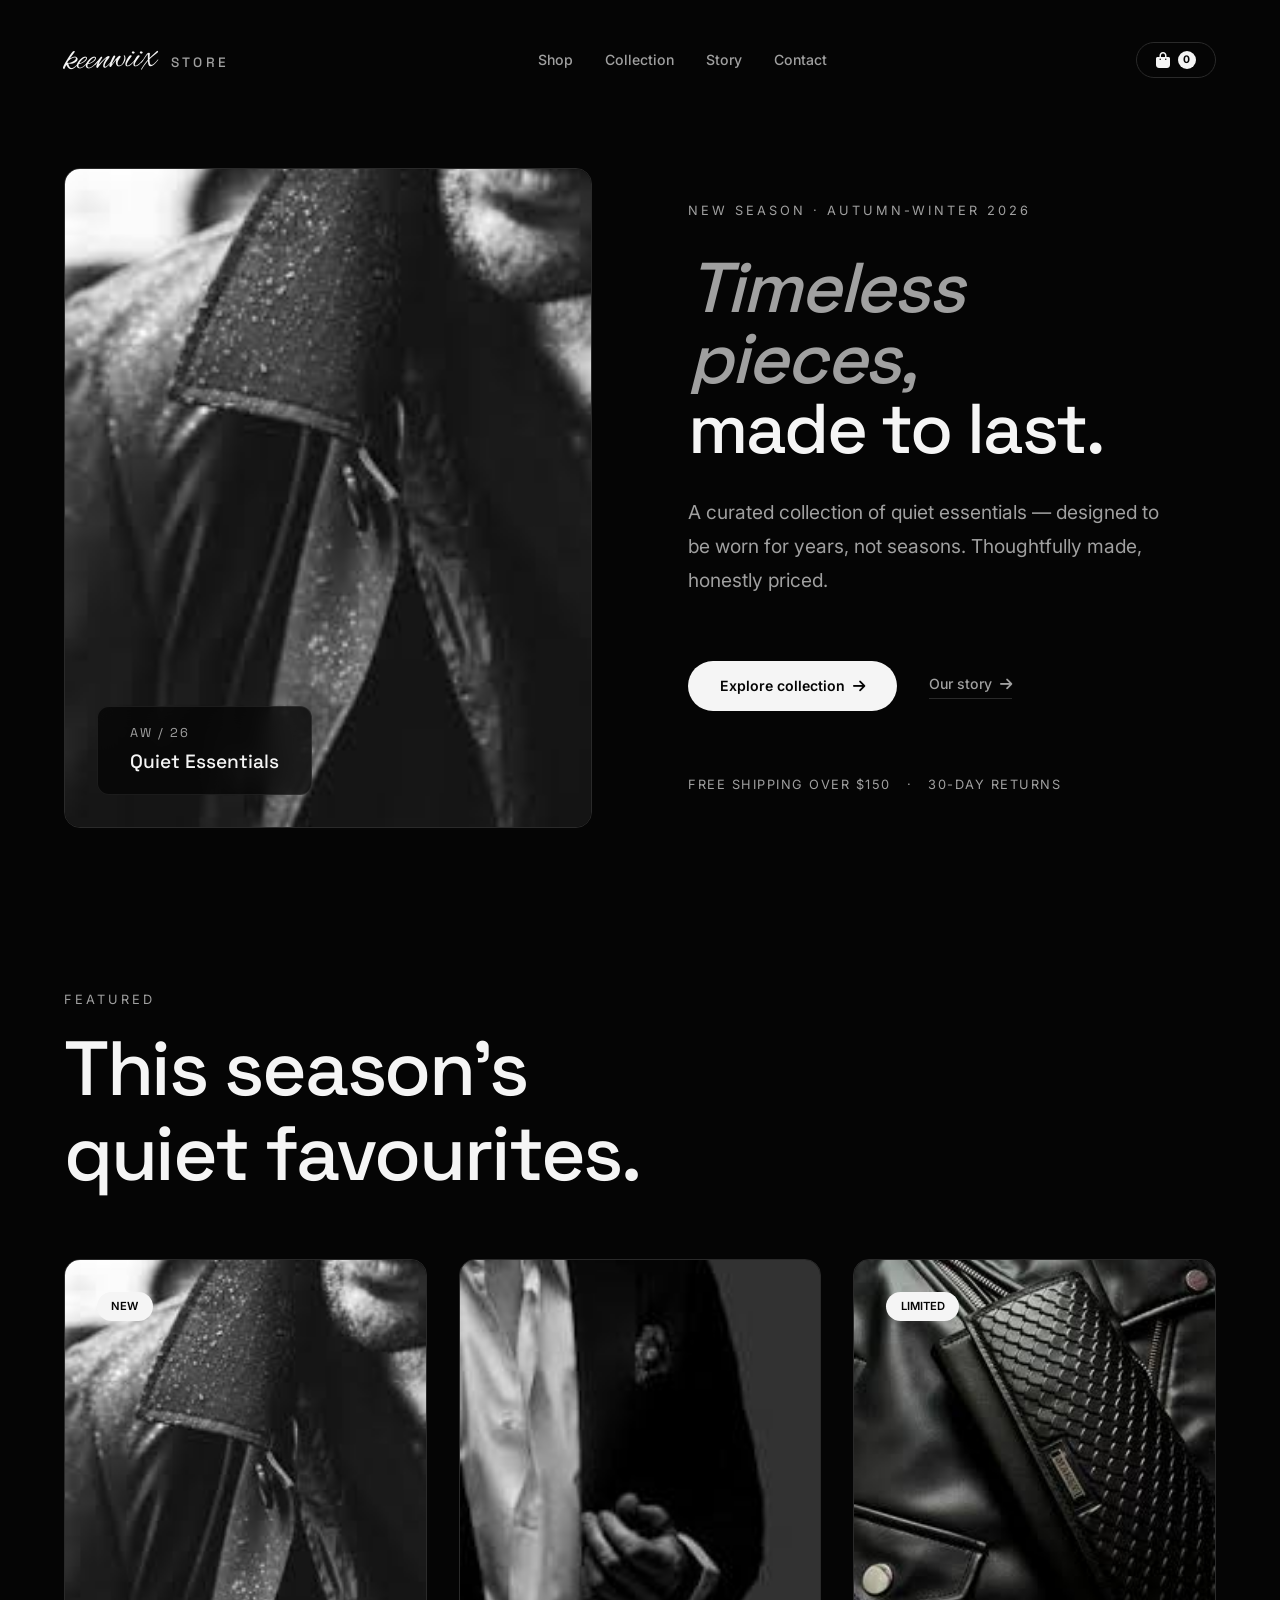
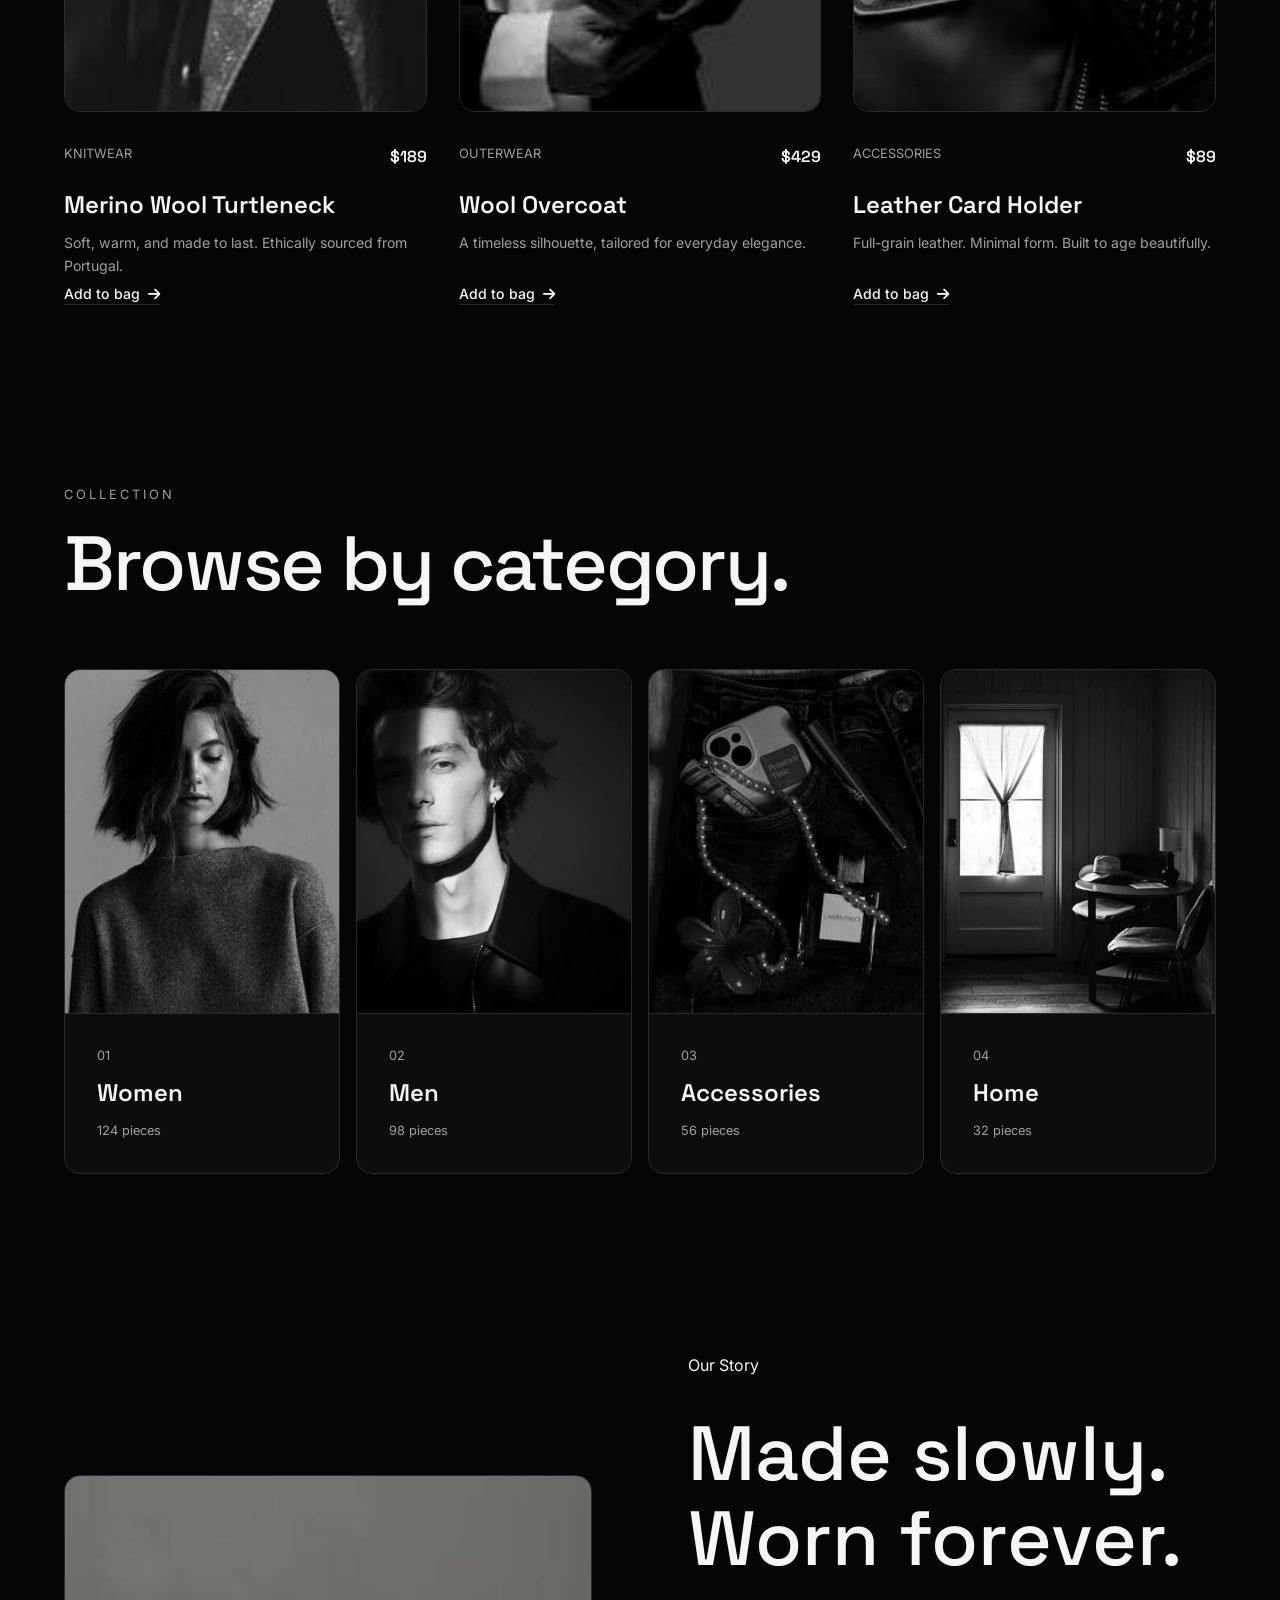
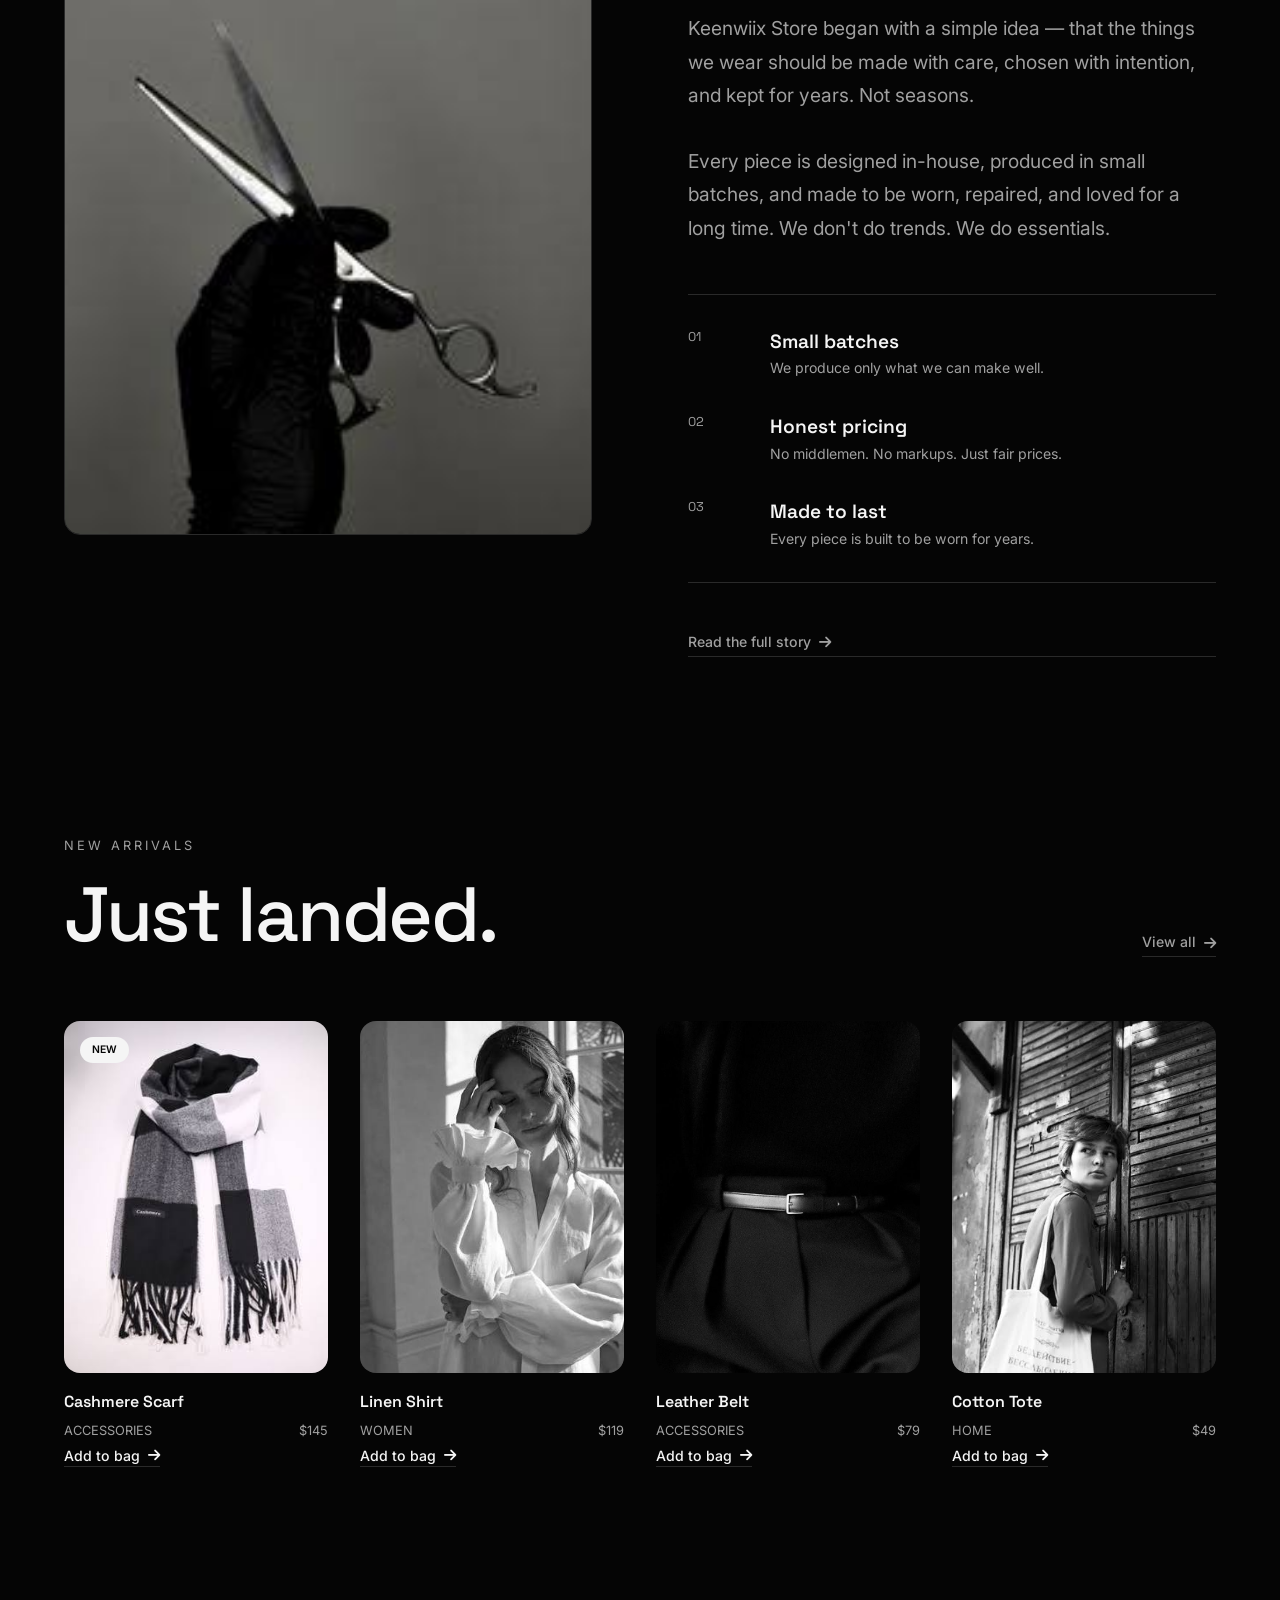
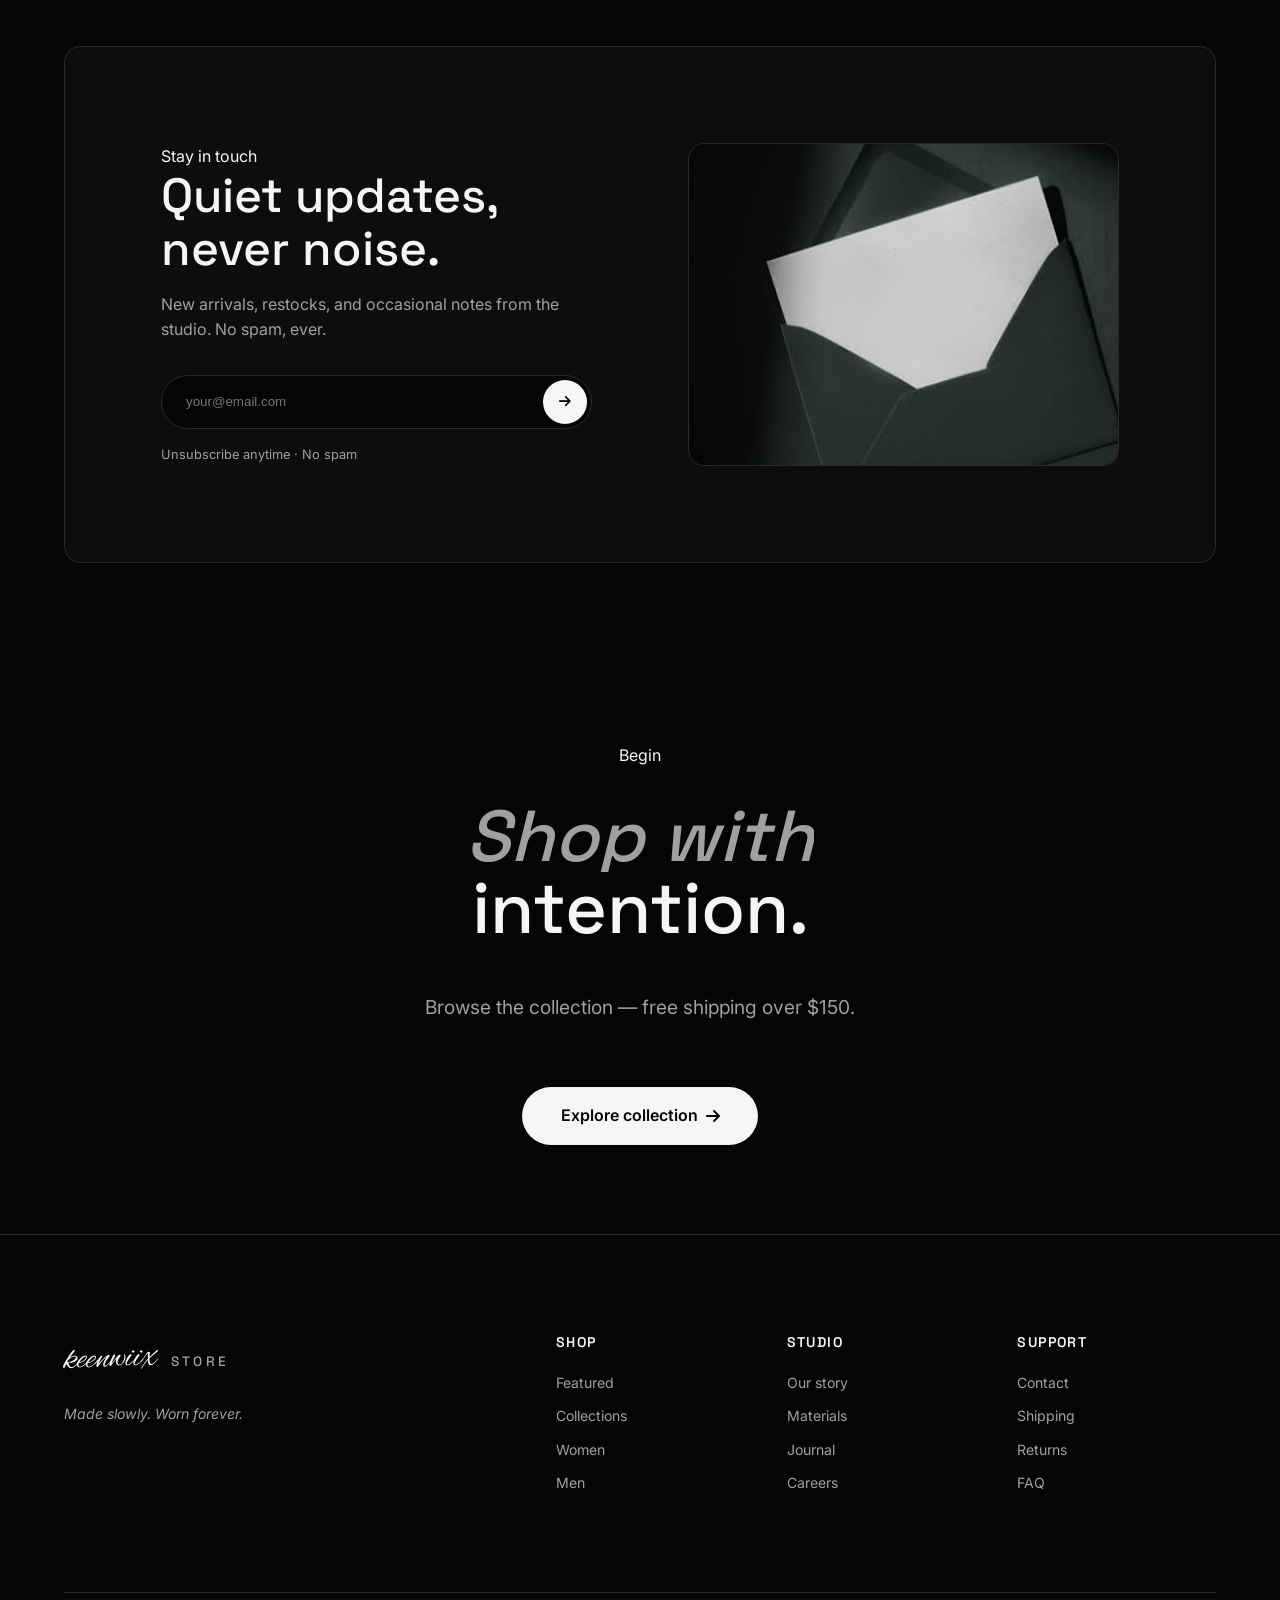
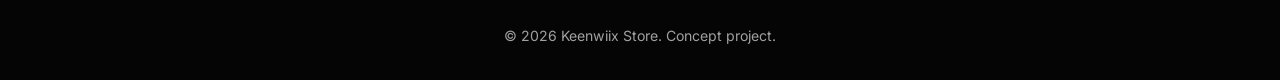
<file: index.html>
<!DOCTYPE html>
<html lang="en">
<head>
    <meta charset="UTF-8" />
    <meta name="viewport" content="width=device-width, initial-scale=1.0" />
    <title>Keenwiix Store — New Season</title>
    <meta name="description" content="Keenwiix Store — timeless pieces made to last. New season AW / 26." />
    <link rel="preconnect" href="https://fonts.googleapis.com" />
    <link rel="preconnect" href="https://fonts.gstatic.com" crossorigin />
    <link href="https://fonts.googleapis.com/css2?family=Alex+Brush&display=swap" rel="stylesheet" />
    <link href="https://fonts.googleapis.com/css2?family=Inter:opsz,wght@14..32,300;14..32,400;14..32,500;14..32,600;14..32,700&family=Space+Grotesk:wght@400;500;600;700&display=swap" rel="stylesheet" />
    <link rel="stylesheet" href="https://cdnjs.cloudflare.com/ajax/libs/font-awesome/6.5.0/css/all.min.css" />
    <link rel="stylesheet" href="store.css" />
</head>
<body>
    <header class="site-header">
        <nav class="nav-container" aria-label="Main navigation">
            <a href="index.html" class="logo" aria-label="Homepage">
                <span class="keenwiix-logo">keenwiix</span>
                <span class="logo-suffix">Store</span>
            </a>
            <ul class="nav-links">
                <li><a href="#featured">Shop</a></li>
                <li><a href="#collection">Collection</a></li>
                <li><a href="#story">Story</a></li>
                <li><a href="contact.html">Contact</a></li>
            </ul>
            <div class="nav-actions">
                <a href="cart.html" class="nav-cart" aria-label="Shopping bag">
                    <i class="fas fa-shopping-bag"></i>
                    <span class="cart-count">0</span>
                </a>
                <button class="hamburger" aria-label="Toggle menu" aria-expanded="false">
                    <span></span><span></span><span></span>
                </button>
            </div>
        </nav>
    </header>

    <nav class="mobile-menu" aria-label="Mobile navigation">
        <a href="#featured">Shop</a>
        <a href="#collection">Collection</a>
        <a href="#story">Story</a>
        <a href="contact.html">Contact</a>
        <a href="cart.html">Bag</a>
    </nav>

    <section class="hero" aria-label="Hero section">
        <div class="hero-content">
            <div class="hero-image">
                <img src="images/KNITWEAR.jpeg" alt="Quiet Essentials" class="hero-img">
                <div class="figure-label">
                    <span class="figure-season">AW / 26</span>
                    <span class="figure-name">Quiet Essentials</span>
                </div>
            </div>
            <div class="hero-text">
                <span class="hero-label">New Season · Autumn-Winter 2026</span>
                <h1 class="hero-headline">
                    <span class="line"><span>Timeless</span></span>
                    <span class="line"><span>pieces,</span></span>
                    <span class="line"><span>made to last.</span></span>
                </h1>
                <p class="hero-description">
                    A curated collection of quiet essentials — designed to be worn for years, not seasons. Thoughtfully made, honestly priced.
                </p>
                <div class="hero-cta">
                    <a href="#featured" class="btn-primary">Explore collection <i class="fas fa-arrow-right"></i></a>
                    <a href="#story" class="btn-secondary">Our story <i class="fas fa-arrow-right"></i></a>
                </div>
                <div class="hero-meta">
                    <span>Free shipping over $150</span>
                    <span class="dot-sep">·</span>
                    <span>30-day returns</span>
                </div>
            </div>
        </div>
    </section>

    <section id="featured" class="section featured-section" aria-label="Featured pieces">
        <div class="section-header">
            <span class="label">Featured</span>
            <h2>This season's<br />quiet favourites.</h2>
        </div>
        <div class="featured-grid">
            <article class="product-card">
                <div class="product-image">
                    <img src="images/KNITWEAR.jpeg" alt="Merino Wool Turtleneck" class="product-img" loading="lazy">
                    <span class="product-tag">New</span>
                </div>
                <div class="product-info">
                    <div class="product-meta">
                        <span class="product-category">Knitwear</span>
                        <span class="product-price">$189</span>
                    </div>
                    <h3>Merino Wool Turtleneck</h3>
                    <p>Soft, warm, and made to last. Ethically sourced from Portugal.</p>
                    <button class="product-btn" data-product="turtleneck">Add to bag <i class="fas fa-arrow-right"></i></button>
                </div>
            </article>
            <article class="product-card">
                <div class="product-image">
                    <img src="images/OUTERWEAR.jpeg" alt="Wool Overcoat" class="product-img" loading="lazy">
                </div>
                <div class="product-info">
                    <div class="product-meta">
                        <span class="product-category">Outerwear</span>
                        <span class="product-price">$429</span>
                    </div>
                    <h3>Wool Overcoat</h3>
                    <p>A timeless silhouette, tailored for everyday elegance.</p>
                    <button class="product-btn" data-product="coat">Add to bag <i class="fas fa-arrow-right"></i></button>
                </div>
            </article>
            <article class="product-card">
                <div class="product-image">
                    <img src="images/ACCESSORIES.jpeg" alt="Leather Card Holder" class="product-img" loading="lazy">
                    <span class="product-tag">Limited</span>
                </div>
                <div class="product-info">
                    <div class="product-meta">
                        <span class="product-category">Accessories</span>
                        <span class="product-price">$89</span>
                    </div>
                    <h3>Leather Card Holder</h3>
                    <p>Full-grain leather. Minimal form. Built to age beautifully.</p>
                    <button class="product-btn" data-product="wallet">Add to bag <i class="fas fa-arrow-right"></i></button>
                </div>
            </article>
        </div>
    </section>

    <section id="collection" class="section categories-section" aria-label="Categories">
        <div class="section-header">
            <span class="label">Collection</span>
            <h2>Browse by category.</h2>
        </div>
        <div class="categories-strip">
            <a href="#" class="category-card">
                <img src="images/WOMEN.jpeg" alt="Women" class="category-img" loading="lazy">
                <div class="category-info">
                    <span class="category-num">01</span>
                    <h3>Women</h3>
                    <span class="category-count">124 pieces</span>
                </div>
            </a>
            <a href="#" class="category-card">
                <img src="images/MEN.jpeg" alt="Men" class="category-img" loading="lazy">
                <div class="category-info">
                    <span class="category-num">02</span>
                    <h3>Men</h3>
                    <span class="category-count">98 pieces</span>
                </div>
            </a>
            <a href="#" class="category-card">
                <img src="images/Accessoriess.jpeg" alt="Accessories" class="category-img" loading="lazy">
                <div class="category-info">
                    <span class="category-num">03</span>
                    <h3>Accessories</h3>
                    <span class="category-count">56 pieces</span>
                </div>
            </a>
            <a href="#" class="category-card">
                <img src="images/HOME.jpeg" alt="Home" class="category-img" loading="lazy">
                <div class="category-info">
                    <span class="category-num">04</span>
                    <h3>Home</h3>
                    <span class="category-count">32 pieces</span>
                </div>
            </a>
        </div>
    </section>

    <section id="story" class="section story-section" aria-label="Our story">
        <div class="story-grid">
            <div class="story-visual">
                <img src="images/STORY.jpeg" alt="Our Story" class="story-img" loading="lazy">
            </div>
            <div class="story-text">
                <span class="label">Our Story</span>
                <h2>Made slowly.<br />Worn forever.</h2>
                <p>Keenwiix Store began with a simple idea — that the things we wear should be made with care, chosen with intention, and kept for years. Not seasons.</p>
                <p>Every piece is designed in-house, produced in small batches, and made to be worn, repaired, and loved for a long time. We don't do trends. We do essentials.</p>
                <div class="story-details">
                    <div class="story-detail">
                        <span class="story-num">01</span>
                        <div class="story-content"><h4>Small batches</h4><p>We produce only what we can make well.</p></div>
                    </div>
                    <div class="story-detail">
                        <span class="story-num">02</span>
                        <div class="story-content"><h4>Honest pricing</h4><p>No middlemen. No markups. Just fair prices.</p></div>
                    </div>
                    <div class="story-detail">
                        <span class="story-num">03</span>
                        <div class="story-content"><h4>Made to last</h4><p>Every piece is built to be worn for years.</p></div>
                    </div>
                </div>
                <a href="#" class="btn-secondary story-link">Read the full story <i class="fas fa-arrow-right"></i></a>
            </div>
        </div>
    </section>

    <section class="section arrivals-section" aria-label="New arrivals">
        <div class="section-header arrivals-header">
            <div>
                <span class="label">New Arrivals</span>
                <h2>Just landed.</h2>
            </div>
            <a href="#" class="see-all-link">View all <i class="fas fa-arrow-right"></i></a>
        </div>
        <div class="arrivals-grid">
            <article class="arrival-item">
                <div class="arrival-image">
                    <img src="images/SCARF.jpeg" alt="Cashmere Scarf" class="arrival-img" loading="lazy">
                    <span class="arrival-tag">New</span>
                </div>
                <div class="arrival-info">
                    <h4>Cashmere Scarf</h4>
                    <div class="arrival-meta"><span>Accessories</span><span>$145</span></div>
                    <button class="product-btn" data-product="scarf">Add to bag <i class="fas fa-arrow-right"></i></button>
                </div>
            </article>
            <article class="arrival-item">
                <div class="arrival-image">
                    <img src="images/SHIRT.jpeg" alt="Linen Shirt" class="arrival-img" loading="lazy">
                </div>
                <div class="arrival-info">
                    <h4>Linen Shirt</h4>
                    <div class="arrival-meta"><span>Women</span><span>$119</span></div>
                    <button class="product-btn" data-product="shirt">Add to bag <i class="fas fa-arrow-right"></i></button>
                </div>
            </article>
            <article class="arrival-item">
                <div class="arrival-image">
                    <img src="images/BELT.jpeg" alt="Leather Belt" class="arrival-img" loading="lazy">
                </div>
                <div class="arrival-info">
                    <h4>Leather Belt</h4>
                    <div class="arrival-meta"><span>Accessories</span><span>$79</span></div>
                    <button class="product-btn" data-product="belt">Add to bag <i class="fas fa-arrow-right"></i></button>
                </div>
            </article>
            <article class="arrival-item">
                <div class="arrival-image">
                    <img src="images/TOTE.jpeg" alt="Cotton Tote" class="arrival-img" loading="lazy">
                </div>
                <div class="arrival-info">
                    <h4>Cotton Tote</h4>
                    <div class="arrival-meta"><span>Home</span><span>$49</span></div>
                    <button class="product-btn" data-product="tote">Add to bag <i class="fas fa-arrow-right"></i></button>
                </div>
            </article>
        </div>
    </section>

    <section class="section newsletter-section" aria-label="Newsletter">
        <div class="newsletter-wrap">
            <div class="newsletter-content">
                <span class="label">Stay in touch</span>
                <h2>Quiet updates,<br />never noise.</h2>
                <p>New arrivals, restocks, and occasional notes from the studio. No spam, ever.</p>
                <form class="newsletter-form">
                    <input type="email" placeholder="your@email.com" aria-label="Email address" required />
                    <button type="submit" aria-label="Subscribe"><i class="fas fa-arrow-right"></i></button>
                </form>
                <span class="newsletter-note">Unsubscribe anytime · No spam</span>
            </div>
            <div class="newsletter-visual">
                <img src="images/LETTER.jpeg" alt="Newsletter" class="newsletter-img" loading="lazy">
            </div>
        </div>
    </section>

    <section class="section cta-section" aria-label="Call to action">
        <div class="cta-content">
            <span class="label">Begin</span>
            <h2>
                <span class="line"><span>Shop with</span></span>
                <span class="line"><span>intention.</span></span>
            </h2>
            <p>Browse the collection — free shipping over $150.</p>
            <a href="#featured" class="btn-primary">Explore collection <i class="fas fa-arrow-right"></i></a>
        </div>
    </section>

    <footer class="site-footer" role="contentinfo">
        <div class="footer-content">
            <div class="footer-brand">
                <div class="logo">
                    <span class="keenwiix-logo">keenwiix</span>
                    <span class="logo-suffix">Store</span>
                </div>
                <p>Made slowly. Worn forever.</p>
            </div>
            <div class="footer-columns">
                <div class="footer-col">
                    <h4>Shop</h4>
                    <ul>
                        <li><a href="#featured">Featured</a></li>
                        <li><a href="#collection">Collections</a></li>
                        <li><a href="#collection">Women</a></li>
                        <li><a href="#collection">Men</a></li>
                    </ul>
                </div>
                <div class="footer-col">
                    <h4>Studio</h4>
                    <ul>
                        <li><a href="#story">Our story</a></li>
                        <li><a href="#">Materials</a></li>
                        <li><a href="#">Journal</a></li>
                        <li><a href="#">Careers</a></li>
                    </ul>
                </div>
                <div class="footer-col">
                    <h4>Support</h4>
                    <ul>
                        <li><a href="contact.html">Contact</a></li>
                        <li><a href="#">Shipping</a></li>
                        <li><a href="#">Returns</a></li>
                        <li><a href="#">FAQ</a></li>
                    </ul>
                </div>
            </div>
        </div>
        <div class="footer-bottom">
            <p>&copy; 2026 Keenwiix Store. Concept project.</p>
        </div>
    </footer>
    <button class="scroll-progress" aria-label="Scroll to top">0%</button>
    <script src="store.js"></script>
</body>
</html>
</file>
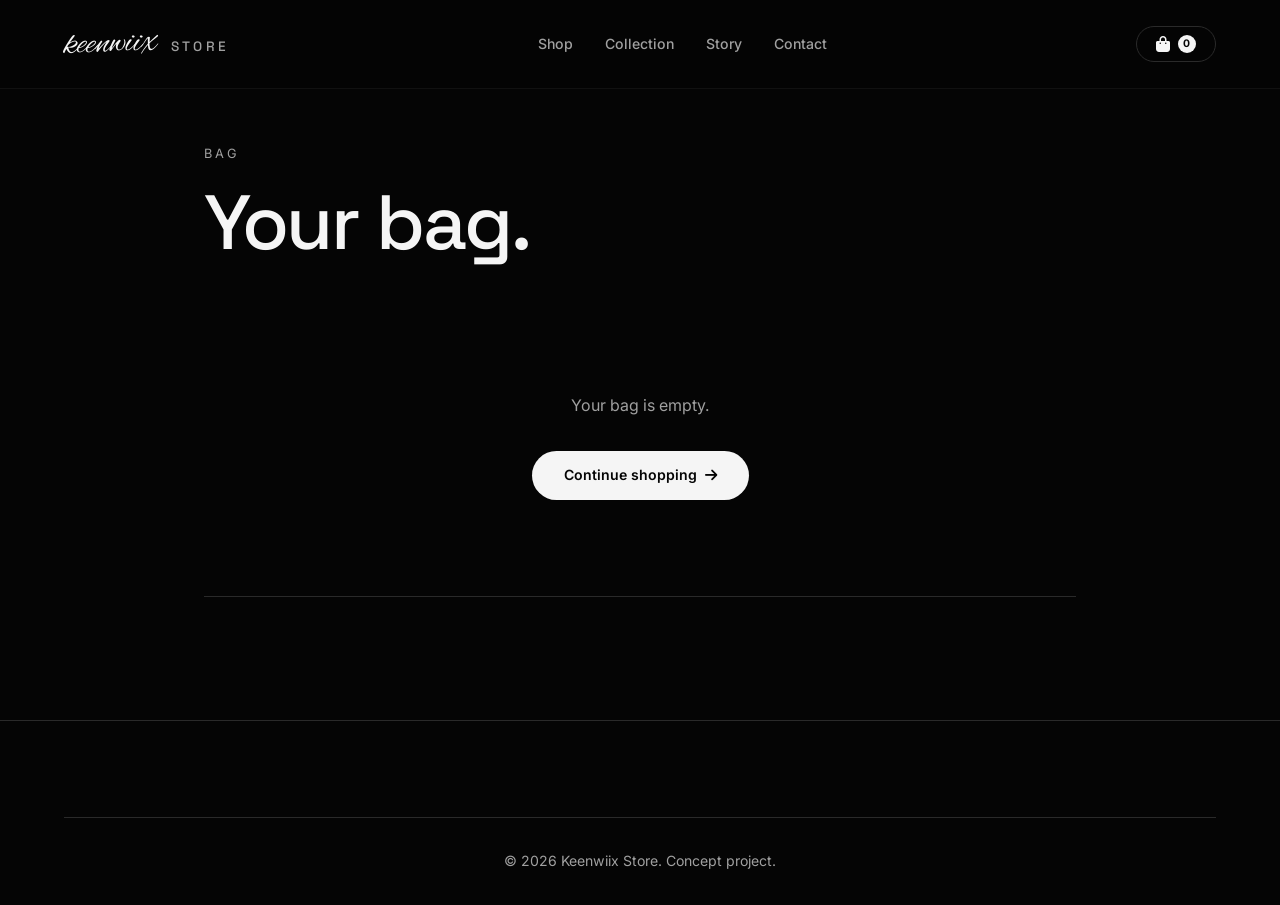
<file: cart.html>
<!DOCTYPE html>
<html lang="en">
<head>
    <meta charset="UTF-8" />
    <meta name="viewport" content="width=device-width, initial-scale=1.0" />
    <title>Bag — Keenwiix Store</title>
    <meta name="description" content="Your shopping bag at Keenwiix Store." />

    <link rel="preconnect" href="https://fonts.googleapis.com" />
    <link rel="preconnect" href="https://fonts.gstatic.com" crossorigin />
    <link href="https://fonts.googleapis.com/css2?family=Alex+Brush&display=swap" rel="stylesheet" />
    <link href="https://fonts.googleapis.com/css2?family=Inter:opsz,wght@14..32,300;14..32,400;14..32,500;14..32,600;14..32,700&family=Space+Grotesk:wght@400;500;600;700&display=swap" rel="stylesheet" />
    <link rel="stylesheet" href="https://cdnjs.cloudflare.com/ajax/libs/font-awesome/6.5.0/css/all.min.css" />
    <link rel="stylesheet" href="store.css" />
</head>
<body>

    <header class="site-header solid">
        <nav class="nav-container" aria-label="Main navigation">
            <a href="index.html" class="logo" aria-label="Homepage">
                <span class="keenwiix-logo">keenwiix</span>
                <span class="logo-suffix">Store</span>
            </a>
            <ul class="nav-links">
                <li><a href="index.html#featured">Shop</a></li>
                <li><a href="index.html#collection">Collection</a></li>
                <li><a href="index.html#story">Story</a></li>
                <li><a href="contact.html">Contact</a></li>
            </ul>
            <div class="nav-actions">
                <a href="cart.html" class="nav-cart" aria-label="Shopping bag">
                    <i class="fas fa-shopping-bag"></i>
                    <span class="cart-count">0</span>
                </a>
                <button class="hamburger" aria-label="Toggle menu" aria-expanded="false">
                    <span></span><span></span><span></span>
                </button>
            </div>
        </nav>
    </header>

    <nav class="mobile-menu" aria-label="Mobile navigation">
        <a href="index.html#featured">Shop</a>
        <a href="index.html#collection">Collection</a>
        <a href="index.html#story">Story</a>
        <a href="contact.html">Contact</a>
        <a href="cart.html">Bag</a>
    </nav>

    <main>
        <section class="section cart-page" aria-label="Shopping bag">
            <div class="section-header">
                <span class="label">Bag</span>
                <h2>Your bag.</h2>
            </div>
            <div id="cart-items" class="cart-items"></div>
            <div id="cart-footer" class="cart-footer"></div>
        </section>
    </main>

    <footer class="site-footer" role="contentinfo">
        <div class="footer-bottom">
            <p>&copy; 2026 Keenwiix Store. Concept project.</p>
        </div>
    </footer>

    <script src="store.js"></script>
</body>
</html>
</file>
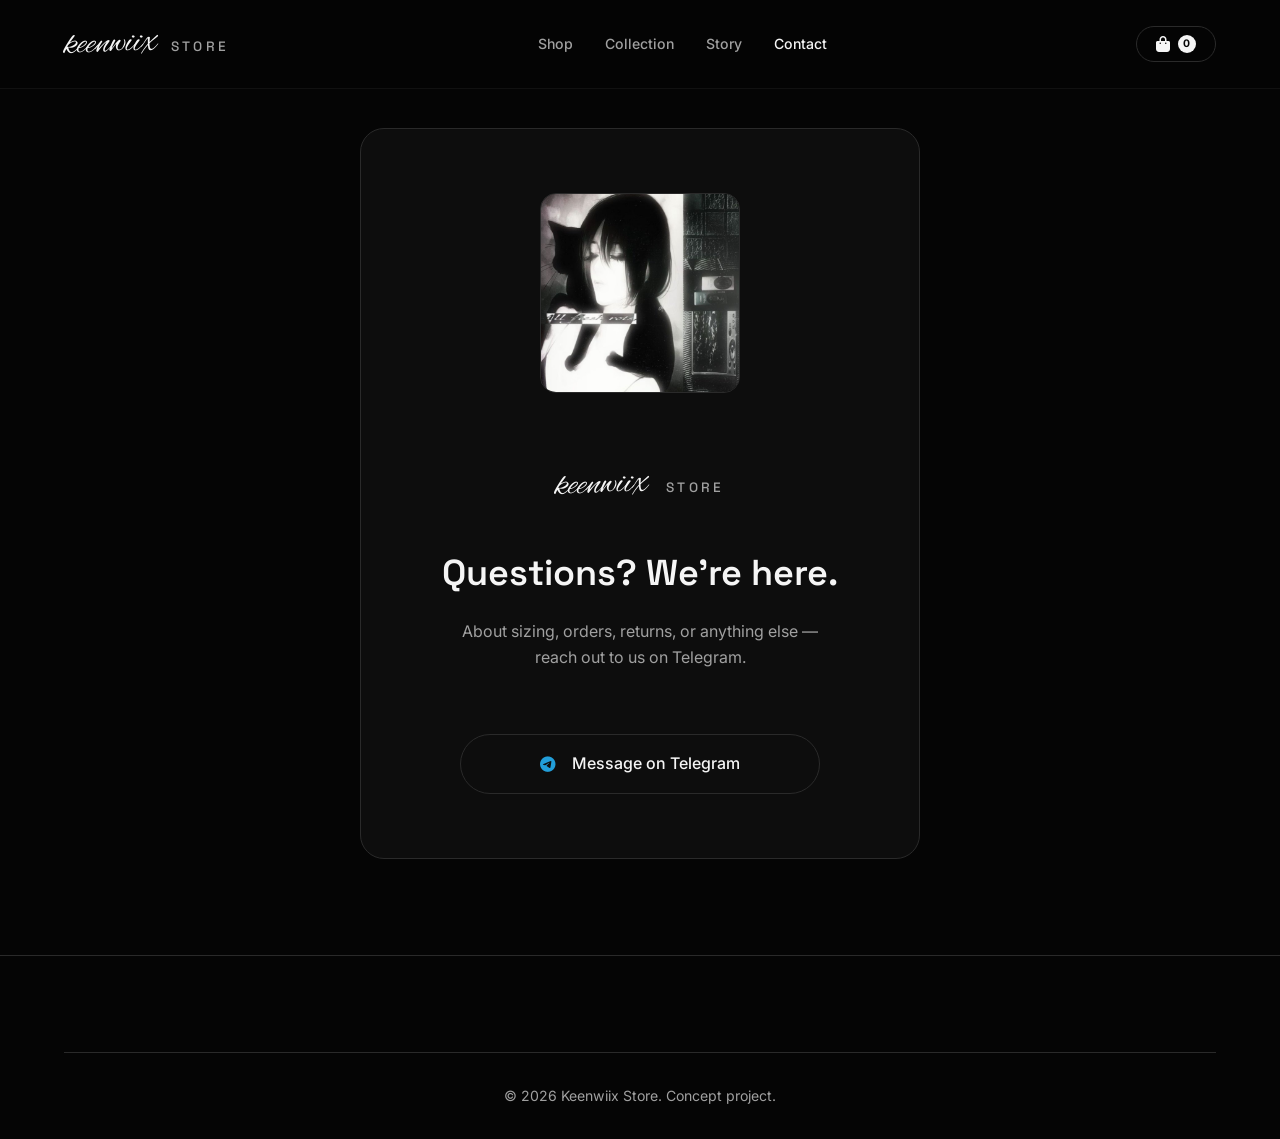
<file: contact.html>
<!DOCTYPE html>
<html lang="en">
<head>
    <meta charset="UTF-8" />
    <meta name="viewport" content="width=device-width, initial-scale=1.0" />
    <title>Contact — Keenwiix Store</title>
    <meta name="description" content="Get in touch with Keenwiix Store. We're here to help." />
    <link rel="canonical" href="https://keenwiix.github.io/keenwiix-store/contact.html" />

    <link rel="preconnect" href="https://fonts.googleapis.com" />
    <link rel="preconnect" href="https://fonts.gstatic.com" crossorigin />
    <link href="https://fonts.googleapis.com/css2?family=Alex+Brush&display=swap" rel="stylesheet" />
    <link href="https://fonts.googleapis.com/css2?family=Inter:opsz,wght@14..32,300;14..32,400;14..32,500;14..32,600;14..32,700&family=Space+Grotesk:wght@400;500;600;700&display=swap" rel="stylesheet" />
    <link rel="stylesheet" href="https://cdnjs.cloudflare.com/ajax/libs/font-awesome/6.5.0/css/all.min.css" />
    <link rel="stylesheet" href="store.css" />
</head>
<body>

    <header class="site-header solid">
        <nav class="nav-container" aria-label="Main navigation">
            <a href="index.html" class="logo" aria-label="Homepage">
                <span class="keenwiix-logo">keenwiix</span>
                <span class="logo-suffix">Store</span>
            </a>
            <ul class="nav-links">
                <li><a href="index.html#featured">Shop</a></li>
                <li><a href="index.html#collection">Collection</a></li>
                <li><a href="index.html#story">Story</a></li>
                <li><a href="contact.html" aria-current="page">Contact</a></li>
            </ul>
            <div class="nav-actions">
                <a href="cart.html" class="nav-cart" aria-label="Shopping bag">
                    <i class="fas fa-shopping-bag"></i>
                    <span class="cart-count">0</span>
                </a>
                <button class="hamburger" aria-label="Toggle menu" aria-expanded="false">
                    <span></span><span></span><span></span>
                </button>
            </div>
        </nav>
    </header>

    <nav class="mobile-menu" aria-label="Mobile navigation">
        <a href="index.html#featured">Shop</a>
        <a href="index.html#collection">Collection</a>
        <a href="index.html#story">Story</a>
        <a href="contact.html">Contact</a>
        <a href="cart.html">Bag</a>
    </nav>

    <main>
        <section class="contact-page" aria-label="Contact">
            <div class="contact-card-wrap">
                <div class="contact-card">
                    <div class="contact-card-photo">
                        <img src="avatar.jpeg" alt="Keenwiix Store" />
                    </div>

                    <div class="contact-card-logo">
                        <span class="keenwiix-logo">keenwiix</span>
                        <span class="logo-suffix">Store</span>
                    </div>

                    <h2 class="contact-card-title">Questions? We're here.</h2>

                    <p class="contact-card-text">
                        About sizing, orders, returns, or anything else —<br />
                        reach out to us on Telegram.
                    </p>

                    <a href="https://t.me/keenwiix" target="_blank" rel="noopener" class="contact-card-btn">
                        <i class="fab fa-telegram-plane"></i>
                        <span>Message on Telegram</span>
                    </a>
                </div>
            </div>
        </section>
    </main>

    <footer class="site-footer" role="contentinfo">
        <div class="footer-bottom">
            <p>&copy; 2026 Keenwiix Store. Concept project.</p>
        </div>
    </footer>

    <script src="store.js"></script>
</body>
</html>
</file>
<file: store.css>
:root {
    --bg: #050505;
    --surface: #0D0D0D;
    --surface-hover: #171717;
    --text: #F5F5F5;
    --text-muted: #A0A0A0;
    --border: #2A2A2A;
    --success: #22C55E;
    --font-display: 'Space Grotesk', sans-serif;
    --font-body: 'Inter', sans-serif;
    --font-logo: 'Alex Brush', cursive;
    --text-xs: clamp(0.75rem, 1vw, 0.875rem);
    --text-sm: clamp(0.875rem, 1.1vw, 1rem);
    --text-base: clamp(1rem, 1.2vw, 1.125rem);
    --text-lg: clamp(1.125rem, 1.5vw, 1.25rem);
    --text-xl: clamp(1.25rem, 2vw, 1.5rem);
    --text-2xl: clamp(1.5rem, 3vw, 2.25rem);
    --text-3xl: clamp(2.25rem, 4vw, 3.5rem);
    --text-4xl: clamp(3rem, 6vw, 5rem);
    --space-xs: 0.5rem;
    --space-sm: 1rem;
    --space-md: 2rem;
    --space-lg: 4rem;
    --space-xl: 6rem;
    --space-section: clamp(3.5rem, 7vw, 6rem);
    --space-section-sm: clamp(2rem, 4vw, 3.5rem);
    --radius: 8px;
    --radius-lg: 16px;
    --transition: all 0.4s cubic-bezier(0.25, 0.46, 0.45, 0.94);
    --ease-smooth: cubic-bezier(0.25, 1, 0.5, 1);
}

*, *::before, *::after { margin: 0; padding: 0; box-sizing: border-box; }
html { scroll-behavior: smooth; -webkit-font-smoothing: antialiased; }
body { font-family: var(--font-body); background-color: var(--bg); color: var(--text); line-height: 1.6; overflow-x: hidden; }
img { display: block; max-width: 100%; height: auto; }
a { color: var(--text); text-decoration: none; }
ul { list-style: none; }
button { font-family: inherit; }

/* КАРТИНКИ: обёртка задаёт пропорции и обрезает, сама картинка заполняет её целиком */
.hero-image, .product-image, .arrival-image, .story-visual, .newsletter-visual { position: relative; overflow: hidden; background: #111; border-radius: var(--radius-lg); }
.hero-image, .product-image, .story-visual { aspect-ratio: 4/5; border: 1px solid var(--border); }
.arrival-image { aspect-ratio: 3/4; }
.newsletter-visual { aspect-ratio: 4/3; border: 1px solid var(--border); }

.hero-img, .product-img, .arrival-img, .story-img, .newsletter-img { width: 100%; height: 100%; object-fit: cover; object-position: center; }
.hero-img, .product-img, .arrival-img, .category-img { transition: transform 0.6s ease; }
.product-card:hover .product-img, .arrival-item:hover .arrival-img, .category-card:hover .category-img, .hero-image:hover .hero-img { transform: scale(1.04); }

.category-card { display: flex; flex-direction: column; overflow: hidden; background: var(--surface); border: 1px solid var(--border); border-radius: var(--radius-lg); }
.category-img { width: 100%; aspect-ratio: 4/5; object-fit: cover; }
.category-info { padding: var(--space-md); display: flex; flex-direction: column; gap: var(--space-xs); border-top: 1px solid var(--border); flex-grow: 1; }

/* ХЕДЕР */
.site-header { position: fixed; top: 0; left: 0; right: 0; z-index: 1000; padding: var(--space-md) var(--space-lg); background: transparent; transition: padding 0.4s ease, background 0.4s ease; }
.site-header.scrolled, .site-header.solid { background: rgba(5, 5, 5, 0.85); backdrop-filter: blur(12px); -webkit-backdrop-filter: blur(12px); border-bottom: 1px solid rgba(255, 255, 255, 0.05); padding: var(--space-sm) var(--space-lg); }
.nav-container { display: flex; justify-content: space-between; align-items: center; max-width: 1440px; margin: 0 auto; }
.nav-links { display: flex; align-items: center; gap: var(--space-md); }
.nav-links a { font-size: var(--text-sm); font-weight: 500; color: var(--text-muted); transition: color 0.3s ease; }
.nav-links a:hover, .nav-links a[aria-current="page"] { color: var(--text); }
.nav-actions { display: flex; align-items: center; gap: var(--space-sm); }
.keenwiix-logo { display: inline-block; font-family: var(--font-logo); font-size: 2.2rem; transform: rotate(-2deg); color: var(--text); }
.logo-suffix { font-family: var(--font-display); font-size: 0.85rem; font-weight: 500; text-transform: uppercase; letter-spacing: 0.25em; color: var(--text-muted); margin-left: 0.6rem; vertical-align: middle; }

/* КОРЗИНА В ШАПКЕ */
.nav-cart { display: inline-flex; align-items: center; gap: 8px; border: 1px solid var(--border); padding: 0.5rem 1.2rem; border-radius: 100px; color: var(--text); transition: all 0.3s ease; }
.nav-cart:hover { background: var(--text); color: var(--bg); border-color: var(--text); }
.nav-cart:hover .cart-count { background: var(--bg); color: var(--text); }
.cart-count { background: var(--text); color: var(--bg); min-width: 18px; height: 18px; padding: 0 4px; border-radius: 9px; display: flex; align-items: center; justify-content: center; font-size: 0.65rem; font-weight: 700; transition: transform 0.3s ease; }

/* МОБИЛЬНОЕ МЕНЮ И ГАМБУРГЕР */
.mobile-menu { display: none; position: fixed; inset: 0; background: var(--bg); z-index: 999; padding: 6rem 2rem 3rem; flex-direction: column; opacity: 0; visibility: hidden; transition: opacity 0.4s ease, visibility 0.4s ease; }
.mobile-menu.active { opacity: 1; visibility: visible; }
.mobile-menu a { font-family: var(--font-display); font-size: 1.75rem; font-weight: 500; color: var(--text-muted); padding: 0.75rem 0; display: block; border-bottom: 1px solid var(--border); }
.hamburger { display: none; flex-direction: column; gap: 5px; cursor: pointer; background: none; border: none; padding: 5px; z-index: 1001; }
.hamburger span { display: block; width: 25px; height: 2px; background: var(--text); transition: all 0.3s ease; }
.hamburger.active span:nth-child(1) { transform: rotate(45deg) translate(5px, 5px); }
.hamburger.active span:nth-child(2) { opacity: 0; }
.hamburger.active span:nth-child(3) { transform: rotate(-45deg) translate(5px, -5px); }

/* КНОПКИ */
.btn-primary { background: var(--text); color: var(--bg); padding: 0.85rem 2rem; border-radius: 100px; font-weight: 600; font-size: var(--text-sm); border: none; cursor: pointer; transition: var(--transition); display: inline-flex; align-items: center; justify-content: center; gap: var(--space-xs); }
.btn-primary:hover { transform: scale(0.97); background: var(--text-muted); }
.btn-secondary { color: var(--text-muted); font-weight: 500; font-size: var(--text-sm); border-bottom: 1px solid var(--border); padding-bottom: 2px; transition: var(--transition); display: inline-flex; align-items: center; gap: var(--space-xs); }
.btn-secondary:hover { color: var(--text); border-color: var(--text); }

/* HERO */
.hero { min-height: 100vh; display: flex; align-items: center; padding: calc(var(--space-xl) + var(--space-lg)) var(--space-lg) var(--space-lg); max-width: 1440px; margin: 0 auto; }
.hero-content { display: grid; grid-template-columns: 1fr 1fr; gap: var(--space-xl); width: 100%; align-items: center; }
.figure-label { position: absolute; bottom: var(--space-md); left: var(--space-md); z-index: 3; display: flex; flex-direction: column; gap: 4px; padding: var(--space-sm) var(--space-md); background: rgba(5, 5, 5, 0.75); backdrop-filter: blur(12px); border-radius: 12px; border: 1px solid rgba(255, 255, 255, 0.08); }
.figure-season { font-family: var(--font-display); font-size: var(--text-xs); text-transform: uppercase; letter-spacing: 2px; color: var(--text-muted); }
.figure-name { font-family: var(--font-display); font-size: var(--text-lg); font-weight: 500; }
.hero-headline { font-family: var(--font-display); font-size: clamp(2.5rem, 5.5vw, 4.5rem); font-weight: 500; line-height: 1; letter-spacing: -0.03em; margin-bottom: var(--space-md); }
.hero-headline .line { display: block; overflow: hidden; }
.hero-headline .line span { display: block; animation: revealText 1.2s cubic-bezier(0.25, 0.46, 0.45, 0.94) forwards; transform: translateY(100%); opacity: 0; }
.hero-headline .line:nth-child(1) span { animation-delay: 0.1s; font-style: italic; color: var(--text-muted); }
.hero-headline .line:nth-child(2) span { animation-delay: 0.25s; font-style: italic; color: var(--text-muted); }
.hero-headline .line:nth-child(3) span { animation-delay: 0.4s; }
@keyframes revealText { to { transform: translateY(0); opacity: 1; } }
.hero-description { font-size: var(--text-lg); color: var(--text-muted); max-width: 480px; margin-bottom: var(--space-lg); line-height: 1.75; }
.hero-cta { display: flex; gap: var(--space-md); align-items: center; flex-wrap: wrap; margin-bottom: var(--space-lg); }
.hero-meta { display: flex; gap: var(--space-sm); align-items: center; flex-wrap: wrap; font-size: var(--text-xs); color: var(--text-muted); text-transform: uppercase; letter-spacing: 1.5px; }
.hero-label { font-size: var(--text-xs); text-transform: uppercase; letter-spacing: 3px; color: var(--text-muted); display: block; margin-bottom: var(--space-md); }

/* СЕКЦИИ */
.section { padding: var(--space-section) var(--space-lg); max-width: 1440px; margin: 0 auto; }
.section-header { margin-bottom: var(--space-lg); }
.section-header .label { font-size: var(--text-xs); text-transform: uppercase; letter-spacing: 3px; color: var(--text-muted); margin-bottom: var(--space-sm); display: block; }
.section-header h2 { font-family: var(--font-display); font-size: var(--text-4xl); font-weight: 500; letter-spacing: -0.03em; line-height: 1.1; }

/* ТОВАРЫ */
.featured-grid { display: grid; grid-template-columns: repeat(3, 1fr); gap: var(--space-md); }
.product-card { display: flex; flex-direction: column; gap: var(--space-md); }
.product-tag { position: absolute; top: var(--space-md); left: var(--space-md); z-index: 3; background: var(--text); color: var(--bg); padding: 0.35rem 0.9rem; border-radius: 100px; font-size: 0.7rem; font-weight: 600; text-transform: uppercase; }
.product-info { display: flex; flex-direction: column; gap: var(--space-xs); flex-grow: 1; }
.product-info .product-btn { margin-top: auto; }
.product-meta { display: flex; justify-content: space-between; font-size: var(--text-xs); text-transform: uppercase; color: var(--text-muted); margin-bottom: var(--space-xs); }
.product-price { color: var(--text); font-weight: 600; font-family: var(--font-display); font-size: var(--text-base); }
.product-card h3 { font-family: var(--font-display); font-size: var(--text-xl); font-weight: 600; }
.product-card p { font-size: var(--text-sm); color: var(--text-muted); line-height: 1.6; }
.product-btn { background: transparent; border: none; color: var(--text); font-size: var(--text-sm); font-weight: 500; cursor: pointer; display: inline-flex; align-items: center; gap: 8px; border-bottom: 1px solid var(--border); padding: 0 0 2px; width: fit-content; transition: var(--transition); }
.product-btn:hover { border-color: var(--text); gap: 14px; }
.product-btn.added { color: var(--success); border-color: var(--success); }

/* КАТЕГОРИИ */
.categories-strip { display: grid; grid-template-columns: repeat(4, 1fr); gap: var(--space-sm); }
.category-num { font-size: var(--text-xs); color: var(--text-muted); }
.category-info h3 { font-family: var(--font-display); font-size: var(--text-xl); font-weight: 600; }
.category-count { font-size: var(--text-xs); color: var(--text-muted); }

/* ИСТОРИЯ */
.story-grid { display: grid; grid-template-columns: 1fr 1fr; gap: var(--space-xl); align-items: center; }
.story-text { display: flex; flex-direction: column; gap: var(--space-md); }
.story-text h2 { font-family: var(--font-display); font-size: var(--text-4xl); font-weight: 500; line-height: 1.1; }
.story-text > p { font-size: var(--text-lg); color: var(--text-muted); line-height: 1.75; }
.story-details { display: flex; flex-direction: column; gap: var(--space-md); margin: var(--space-sm) 0; padding: var(--space-md) 0; border-top: 1px solid var(--border); border-bottom: 1px solid var(--border); }
.story-detail { display: grid; grid-template-columns: 50px 1fr; gap: var(--space-md); }
.story-num { font-family: var(--font-display); font-size: var(--text-xs); color: var(--text-muted); }
.story-content h4 { font-family: var(--font-display); font-size: var(--text-lg); font-weight: 600; }
.story-content p { font-size: var(--text-sm); color: var(--text-muted); }

/* НОВИНКИ */
.arrivals-header { display: flex; justify-content: space-between; align-items: flex-end; flex-wrap: wrap; gap: var(--space-sm); }
.see-all-link { font-size: var(--text-sm); font-weight: 500; color: var(--text-muted); display: inline-flex; align-items: center; gap: 8px; border-bottom: 1px solid var(--border); padding-bottom: 2px; transition: var(--transition); }
.see-all-link:hover { color: var(--text); border-color: var(--text); gap: 14px; }
.arrivals-grid { display: grid; grid-template-columns: repeat(4, 1fr); gap: var(--space-md); }
.arrival-item { display: flex; flex-direction: column; gap: var(--space-sm); }
.arrival-tag { position: absolute; top: var(--space-sm); left: var(--space-sm); z-index: 3; background: var(--text); color: var(--bg); padding: 0.3rem 0.75rem; border-radius: 100px; font-size: 0.65rem; font-weight: 600; text-transform: uppercase; }
.arrival-info { display: flex; flex-direction: column; gap: 6px; }
.arrival-info h4 { font-family: var(--font-display); font-size: var(--text-base); font-weight: 600; }
.arrival-meta { display: flex; justify-content: space-between; font-size: var(--text-xs); color: var(--text-muted); text-transform: uppercase; }

/* РАССЫЛКА */
.newsletter-wrap { display: grid; grid-template-columns: 1fr 1fr; gap: var(--space-xl); align-items: center; background: var(--surface); border: 1px solid var(--border); border-radius: var(--radius-lg); padding: var(--space-xl); }
.newsletter-content h2 { font-family: var(--font-display); font-size: clamp(2rem, 4vw, 3rem); font-weight: 500; line-height: 1.1; margin-bottom: var(--space-sm); }
.newsletter-content p { font-size: var(--text-base); color: var(--text-muted); margin-bottom: var(--space-md); }
.newsletter-note { display: block; margin-top: var(--space-sm); font-size: var(--text-xs); color: var(--text-muted); }
.newsletter-form { display: flex; border: 1px solid var(--border); border-radius: 100px; padding: 4px; background: var(--bg); max-width: 440px; }
.newsletter-form input { flex: 1; min-width: 0; background: transparent; border: none; padding: 0.75rem 1.25rem; color: var(--text); outline: none; }
.newsletter-form button { background: var(--text); color: var(--bg); border: none; width: 44px; height: 44px; border-radius: 50%; cursor: pointer; transition: all 0.3s ease; display: flex; align-items: center; justify-content: center; flex-shrink: 0; }
.newsletter-form button:hover { background: var(--text-muted); transform: scale(0.95); }

/* CTA */
.cta-section { text-align: center; padding: var(--space-section) var(--space-lg); max-width: 1000px; margin: 0 auto; }
.cta-content { display: flex; flex-direction: column; align-items: center; gap: var(--space-md); }
.cta-content h2 { font-family: var(--font-display); font-size: clamp(2.5rem, 6vw, 4.5rem); font-weight: 500; line-height: 1; text-align: center; }
.cta-content h2 .line { display: block; overflow: hidden; }
.cta-content h2 .line span { display: block; font-style: italic; color: var(--text-muted); }
.cta-content h2 .line:nth-child(2) span { font-style: normal; color: var(--text); }
.cta-content p { color: var(--text-muted); font-size: var(--text-lg); margin-top: var(--space-sm); }
.cta-content .btn-primary { padding: 1rem 2.4rem; font-size: var(--text-base); margin-top: var(--space-md); }

/* ПОДВАЛ */
.site-footer { border-top: 1px solid var(--border); padding: var(--space-xl) var(--space-lg) var(--space-md); max-width: 1440px; margin: 0 auto; }
.footer-content { display: grid; grid-template-columns: 1.2fr 2fr; gap: var(--space-xl); margin-bottom: var(--space-xl); }
.footer-brand p { color: var(--text-muted); font-size: var(--text-sm); margin-top: var(--space-sm); font-style: italic; }
.footer-columns { display: grid; grid-template-columns: repeat(3, 1fr); gap: var(--space-md); }
.footer-col h4 { font-family: var(--font-display); font-size: var(--text-sm); font-weight: 600; text-transform: uppercase; letter-spacing: 0.1em; margin-bottom: var(--space-sm); }
.footer-col ul { display: flex; flex-direction: column; gap: var(--space-xs); }
.footer-col a { font-size: var(--text-sm); color: var(--text-muted); transition: var(--transition); }
.footer-col a:hover { color: var(--text); }
.footer-bottom { padding-top: var(--space-md); border-top: 1px solid var(--border); text-align: center; }
.footer-bottom p { color: var(--text-muted); font-size: var(--text-sm); }

/* КНОПКА "НАВЕРХ" */
.scroll-progress { position: fixed; bottom: var(--space-md); right: var(--space-md); z-index: 999; background: var(--surface); border-radius: 50%; width: 48px; height: 48px; display: flex; align-items: center; justify-content: center; border: 1px solid var(--border); font-size: var(--text-xs); color: var(--text-muted); cursor: pointer; transition: var(--transition); opacity: 0; pointer-events: none; }
.scroll-progress.visible { opacity: 1; pointer-events: all; }
.scroll-progress:hover { background: var(--surface-hover); border-color: var(--text); color: var(--text); }

/* КОНТАКТЫ */
.contact-page { padding: calc(var(--space-xl) + var(--space-md)) var(--space-lg) var(--space-xl); min-height: 100vh; display: flex; align-items: center; justify-content: center; }
.contact-card-wrap { width: 100%; max-width: 560px; margin: 0 auto; }
.contact-card { background: var(--surface); border: 1px solid var(--border); border-radius: 24px; padding: var(--space-lg); text-align: center; }
.contact-card-photo { width: 200px; height: 200px; margin: 0 auto var(--space-lg); border-radius: var(--radius-lg); overflow: hidden; background: #1A1A1A; border: 1px solid var(--border); }
.contact-card-photo img { width: 100%; height: 100%; object-fit: cover; }
.contact-card-logo { margin-bottom: var(--space-md); display: flex; align-items: baseline; justify-content: center; gap: 0.5rem; }
.contact-card-title { font-family: var(--font-display); font-size: var(--text-2xl); font-weight: 600; margin-bottom: var(--space-sm); }
.contact-card-text { color: var(--text-muted); font-size: var(--text-base); margin-bottom: var(--space-lg); }
.contact-card-btn { display: inline-flex; align-items: center; justify-content: center; gap: var(--space-sm); background: transparent; color: var(--text); border: 1px solid var(--border); border-radius: 100px; padding: 1rem 2rem; font-weight: 500; transition: var(--transition); width: 100%; max-width: 360px; cursor: pointer; }
.contact-card-btn:hover { background: var(--text); color: var(--bg); border-color: var(--text); }
.contact-card-btn i { color: #229ED9; }
.contact-card-btn:hover i { color: var(--bg); }

/* КОРЗИНА (страница) */
.cart-page { max-width: 1000px; min-height: 80vh; padding-top: 9rem; }
.cart-items { display: flex; flex-direction: column; gap: var(--space-sm); }
.cart-item { display: grid; grid-template-columns: 100px 1fr auto; gap: var(--space-md); align-items: center; padding: var(--space-sm); background: var(--surface); border: 1px solid var(--border); border-radius: var(--radius-lg); }
.cart-item img { width: 100px; height: 100px; object-fit: cover; border-radius: var(--radius); }
.cart-item-info { display: flex; flex-direction: column; gap: 4px; }
.cart-item-info h4 { font-family: var(--font-display); font-size: var(--text-base); font-weight: 600; }
.cart-item-info p { color: var(--text-muted); font-size: var(--text-sm); }
.cart-item-price { font-family: var(--font-display); font-weight: 600; }
.cart-item-actions { display: flex; flex-direction: column; align-items: flex-end; gap: var(--space-xs); }
.cart-item-qty { display: flex; align-items: center; gap: 12px; }
.cart-item-qty button { width: 32px; height: 32px; border-radius: 50%; border: 1px solid var(--border); background: transparent; color: var(--text); cursor: pointer; transition: all 0.3s ease; }
.cart-item-qty button:hover { background: var(--text); color: var(--bg); }
.cart-item-remove { background: none; border: none; color: var(--text-muted); font-size: var(--text-xs); text-decoration: underline; cursor: pointer; }
.cart-item-remove:hover { color: var(--text); }
.cart-empty { display: flex; flex-direction: column; align-items: center; gap: var(--space-md); padding: var(--space-lg) 0; color: var(--text-muted); text-align: center; }
.cart-footer { display: flex; justify-content: space-between; align-items: center; gap: var(--space-md); flex-wrap: wrap; margin-top: var(--space-md); padding-top: var(--space-md); border-top: 1px solid var(--border); }
.cart-summary { display: flex; flex-direction: column; gap: 4px; }
.cart-total { font-family: var(--font-display); font-size: var(--text-2xl); font-weight: 600; }
.cart-note { font-size: var(--text-xs); color: var(--text-muted); }

/* АНИМАЦИИ ПОЯВЛЕНИЯ */
.product-card, .category-card, .story-visual, .story-text, .arrival-item, .newsletter-wrap { opacity: 0; transform: translateY(30px); transition: opacity 0.7s var(--ease-smooth), transform 0.7s var(--ease-smooth); }
.animate { opacity: 1 !important; transform: translateY(0) !important; }

/* ПЛАНШЕТ */
@media (max-width: 1024px) {
    .site-header, .site-header.scrolled, .site-header.solid { padding: var(--space-sm) var(--space-md); }
    .hero { padding: calc(var(--space-xl) + var(--space-sm)) var(--space-md) var(--space-lg); }
    .section, .cta-section { padding-left: var(--space-md); padding-right: var(--space-md); }
    .site-footer { padding-left: var(--space-md); padding-right: var(--space-md); }
    .hero-content { grid-template-columns: 1fr; gap: var(--space-lg); }
    .hero-image { order: -1; width: 100%; max-width: 520px; margin: 0 auto; }
    .featured-grid { gap: var(--space-sm); }
    .categories-strip { grid-template-columns: 1fr 1fr; }
    .story-grid { grid-template-columns: 1fr; gap: var(--space-lg); }
    .story-visual { max-width: 520px; margin: 0 auto; width: 100%; }
    .arrivals-grid { grid-template-columns: repeat(2, 1fr); }
    .newsletter-wrap { grid-template-columns: 1fr; gap: var(--space-lg); padding: var(--space-lg); text-align: center; }
    .newsletter-form { margin: 0 auto; }
    .footer-content { grid-template-columns: 1fr; gap: var(--space-lg); margin-bottom: var(--space-lg); }
}

/* ТЕЛЕФОН */
@media (max-width: 768px) {
    .nav-links { display: none; }
    .hamburger { display: flex; }
    .mobile-menu { display: flex; }
    .nav-cart { padding: 0.4rem 0.9rem; }
    .hero { padding-top: calc(var(--space-lg) + var(--space-md)); padding-bottom: var(--space-md); min-height: auto; }
    .section { padding-top: var(--space-section-sm); padding-bottom: var(--space-section-sm); }
    .section-header { margin-bottom: var(--space-md); }
    .section-header h2 { font-size: var(--text-3xl); }
    .featured-grid { grid-template-columns: 1fr; gap: var(--space-lg); }
    .arrivals-grid, .categories-strip { gap: var(--space-sm); }
    .category-info { padding: var(--space-sm); }
    .category-info h3 { font-size: var(--text-lg); }
    .newsletter-wrap { padding: var(--space-md); gap: var(--space-md); }
    .footer-columns { grid-template-columns: 1fr 1fr; }
    .site-footer { padding-top: var(--space-lg); }
    .cta-content h2 { font-size: 2.5rem; }
    .contact-page { padding: calc(var(--space-lg) + var(--space-md)) var(--space-sm) var(--space-lg); }
    .contact-card { padding: var(--space-md) var(--space-sm); }
    .contact-card-photo { width: 150px; height: 150px; margin-bottom: var(--space-md); }
    .cart-page { padding-top: 7rem; }
    .cart-item { grid-template-columns: 80px 1fr; gap: var(--space-sm); }
    .cart-item img { width: 80px; height: 80px; }
    .cart-item-actions { grid-column: 1 / -1; flex-direction: row; justify-content: space-between; align-items: center; }
    .cart-footer { flex-direction: column; align-items: stretch; }
    .cart-footer .btn-primary { width: 100%; }
}

@media (max-width: 480px) {
    .logo-suffix { display: none; }
    .cta-content h2 { font-size: 2rem; }
    .scroll-progress { width: 42px; height: 42px; }
}
</file>
